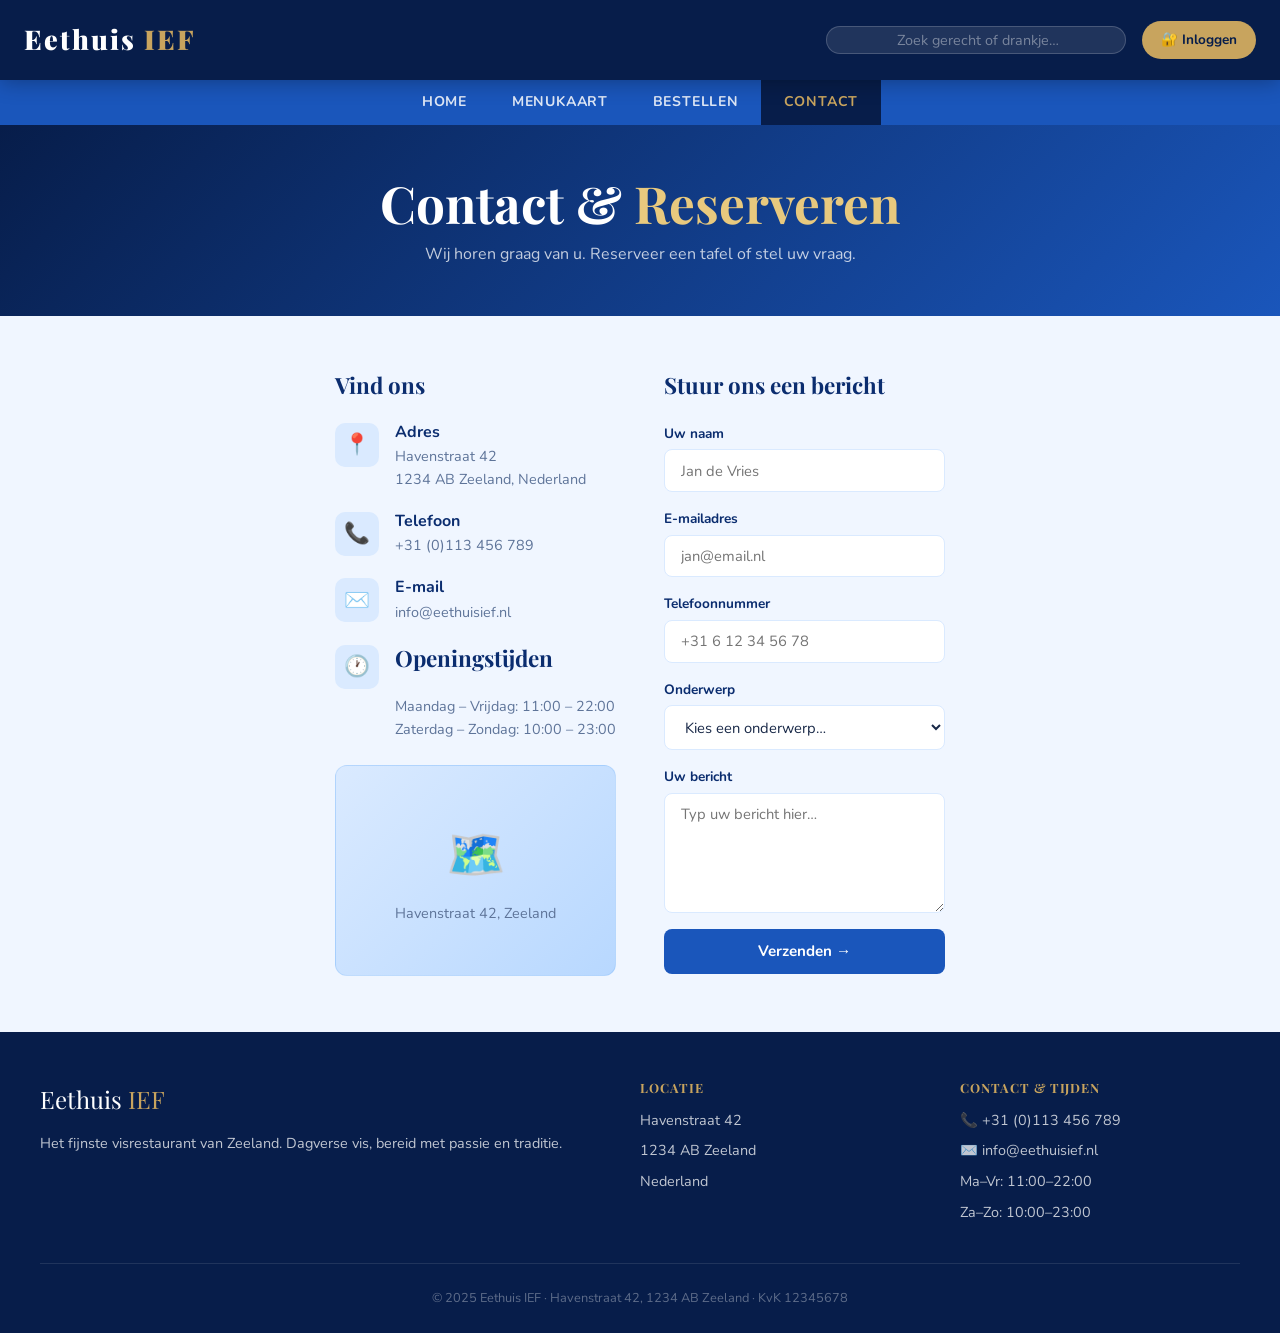
<file: contact.html>
<!DOCTYPE html>
<html lang="nl">
<head>
  <meta charset="UTF-8">
  <meta name="viewport" content="width=device-width, initial-scale=1.0">
  <title>Contact – Eethuis IEF</title>
  <link rel="stylesheet" href="style.css">
  <link rel="shortcut icon" href="Ief eethuis.png" type="image/x-icon">
</head>
<body>

<input type="checkbox" id="nav-toggle">
<!--HEADER-->
<header>
  <div class="header-inner">
    <a class="logo" href="index.html">Eethuis <span>IEF</span></a>

    <form class="search-form" action="menu.html" method="get">
      <input type="text" name="zoek" placeholder="Zoek gerecht of drankje…">
    </form>

    <a class="btn-login" href="#login-modal">🔐 Inloggen</a>

    <label class="hamburger-label" for="nav-toggle">
      <span></span><span></span><span></span>
    </label>
  </div>
</header>
<!--Einde HEADER-->
<!--Navigatie links bovenin de pagina die verwijzen naar andere pagina's -->
<nav>
  <ul class="nav-links">
    <li><a href="index.html">Home</a></li>
    <li><a href="menu.html">Menukaart</a></li>
    <li><a href="order.html">Bestellen</a></li>
    <li><a href="contact.html" class="active">Contact</a></li>
  </ul>
</nav>
<!--Einde navigatie-->
<!-- INLOG MODAL -->
<div class="modal-overlay" id="login-modal">
  <div class="modal">
    <div class="modal-header">
      <h2>Inloggen</h2>
      <a class="modal-close" href="#">✕</a>
    </div>
    <form action="#" method="post">
      <div class="form-group">
        <label for="email">E-mailadres</label>
        <input type="email" id="email" name="email" placeholder="jouw@email.nl" required>
      </div>
      <div class="form-group">
        <label for="wachtwoord">Wachtwoord</label>
        <input type="password" id="wachtwoord" name="wachtwoord" placeholder="••••••••" required>
      </div>
      <button type="submit" class="btn-submit">Inloggen</button>
      <p style="text-align:center;margin-top:1rem;font-size:0.85rem;color:var(--muted);">
        Geen account? <a href="#" style="color:var(--blue);font-weight:700;">Registreer hier</a>
      </p>
    </form>
  </div>
</div>

<!-- MINI HERO -->
<div style="background:linear-gradient(135deg,var(--navy-dark),var(--blue));padding:3rem 1.5rem;text-align:center;">
  <h1 style="font-family:'Playfair Display',serif;color:white;font-size:clamp(2rem,5vw,3.2rem);">
    Contact &amp; <span style="color:var(--gold-light);">Reserveren</span>
  </h1>
  <p style="color:rgba(255,255,255,0.75);margin-top:0.5rem;">Wij horen graag van u. Reserveer een tafel of stel uw vraag.</p>
</div>

<!-- CONTACT INHOUD -->
<div class="section">
  <div class="contact-grid">

    <!-- Contactgegevens -->
    <div class="contact-info">
      <h3>Vind ons</h3>

      <div class="contact-item">
        <div class="c-icon">📍</div>
        <div>
          <h4>Adres</h4>
          <p>Havenstraat 42<br>1234 AB Zeeland, Nederland</p>
        </div>
      </div>

      <div class="contact-item">
        <div class="c-icon">📞</div>
        <div>
          <h4>Telefoon</h4>
          <p>+31 (0)113 456 789</p>
        </div>
      </div>
<!--Contactgegevens-->
      <div class="contact-item">
        <div class="c-icon">✉️</div>
        <div>
          <h4>E-mail</h4>
          <p>info@eethuisief.nl</p>
        </div>
      </div>

      <div class="contact-item">
        <div class="c-icon">🕐</div>
        <div>
          <h3>Openingstijden</h3>
          <p>Maandag – Vrijdag: 11:00 – 22:00<br>Zaterdag – Zondag: 10:00 – 23:00</p>
        </div>
      </div>

      <!-- Kaart placeholder -->
      <div style="margin-top:1.5rem;border-radius:var(--radius);overflow:hidden;border:1px solid var(--border);aspect-ratio:4/3;background:linear-gradient(135deg,var(--light-blue),#b8d8ff);display:flex;align-items:center;justify-content:center;flex-direction:column;gap:0.5rem;color:var(--muted);">
        <div style="font-size:3rem;">🗺️</div>
        <p style="font-size:0.9rem;">Havenstraat 42, Zeeland</p>
      </div>
    </div>

    <!-- Contactformulier -->
    <div>
      <h3 style="font-family:'Playfair Display',serif;font-size:1.4rem;color:var(--navy);margin-bottom:1.5rem;">Stuur ons een bericht</h3>
      <form action="mailto:info@eethuisief.nl" method="post" enctype="text/plain">
        <div class="form-group">
          <label for="naam">Uw naam</label>
          <input type="text" id="naam" name="naam" placeholder="Jan de Vries" required>
        </div>
        <div class="form-group">
          <label for="contact-email">E-mailadres</label>
          <input type="email" id="contact-email" name="email" placeholder="jan@email.nl" required>
        </div>
        <div class="form-group">
          <label for="telefoon">Telefoonnummer</label>
          <input type="tel" id="telefoon" name="telefoon" placeholder="+31 6 12 34 56 78">
        </div>
        <div class="form-group">
          <label for="onderwerp">Onderwerp</label>
          <select id="onderwerp" name="onderwerp">
            <option value="">Kies een onderwerp…</option>
            <option>Tafel reserveren</option>
            <option>Vraag over het menu</option>
            <option>Allergieën / dieetwensen</option>
            <option>Feedback</option>
            <option>Anders</option>
          </select>
        </div>
        <div class="form-group">
          <label for="bericht">Uw bericht</label>
          <textarea id="bericht" name="bericht" placeholder="Typ uw bericht hier…" required></textarea>
        </div>
        <button type="submit" class="btn-submit">Verzenden →</button>
      </form>
    </div>

  </div>
</div>

<!-- FOOTER -->
<footer>
  <div class="footer-grid">
    <div>
      <div class="footer-logo">Eethuis <span>IEF</span></div>
      <p>Het fijnste visrestaurant van Zeeland. Dagverse vis, bereid met passie en traditie.</p>
    </div>
    <div>
      <h4>Locatie</h4>
      <ul>
        <li>Havenstraat 42</li>
        <li>1234 AB Zeeland</li>
        <li>Nederland</li>
      </ul>
    </div>
    <div>
      <h4>Contact &amp; Tijden</h4>
      <ul>
        <li>📞 +31 (0)113 456 789</li>
        <li>✉️ info@eethuisief.nl</li>
        <li>Ma–Vr: 11:00–22:00</li>
        <li>Za–Zo: 10:00–23:00</li>
      </ul>
    </div>
  </div>
  <div class="footer-bottom">© 2025 Eethuis IEF · Havenstraat 42, 1234 AB Zeeland · KvK 12345678</div>
</footer>
<!--Einde footer-->
</body>
</html>
</file>
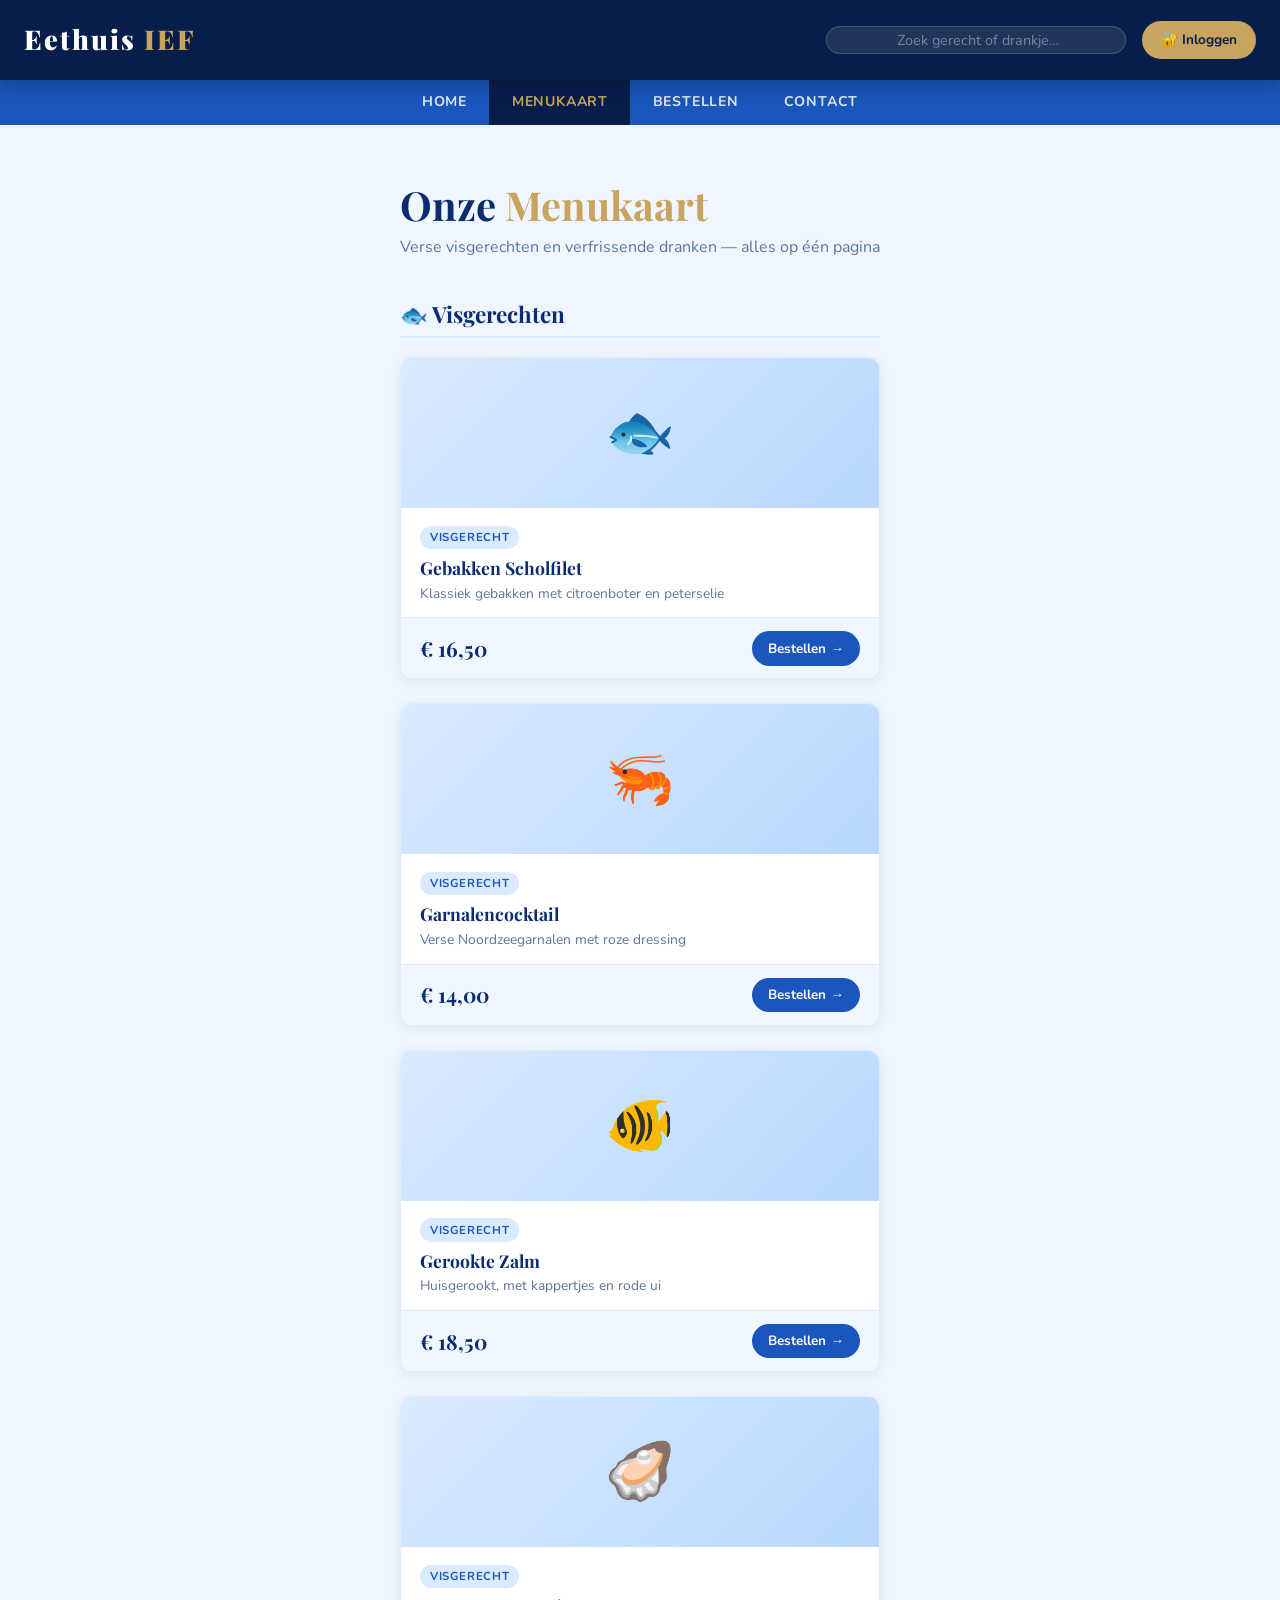
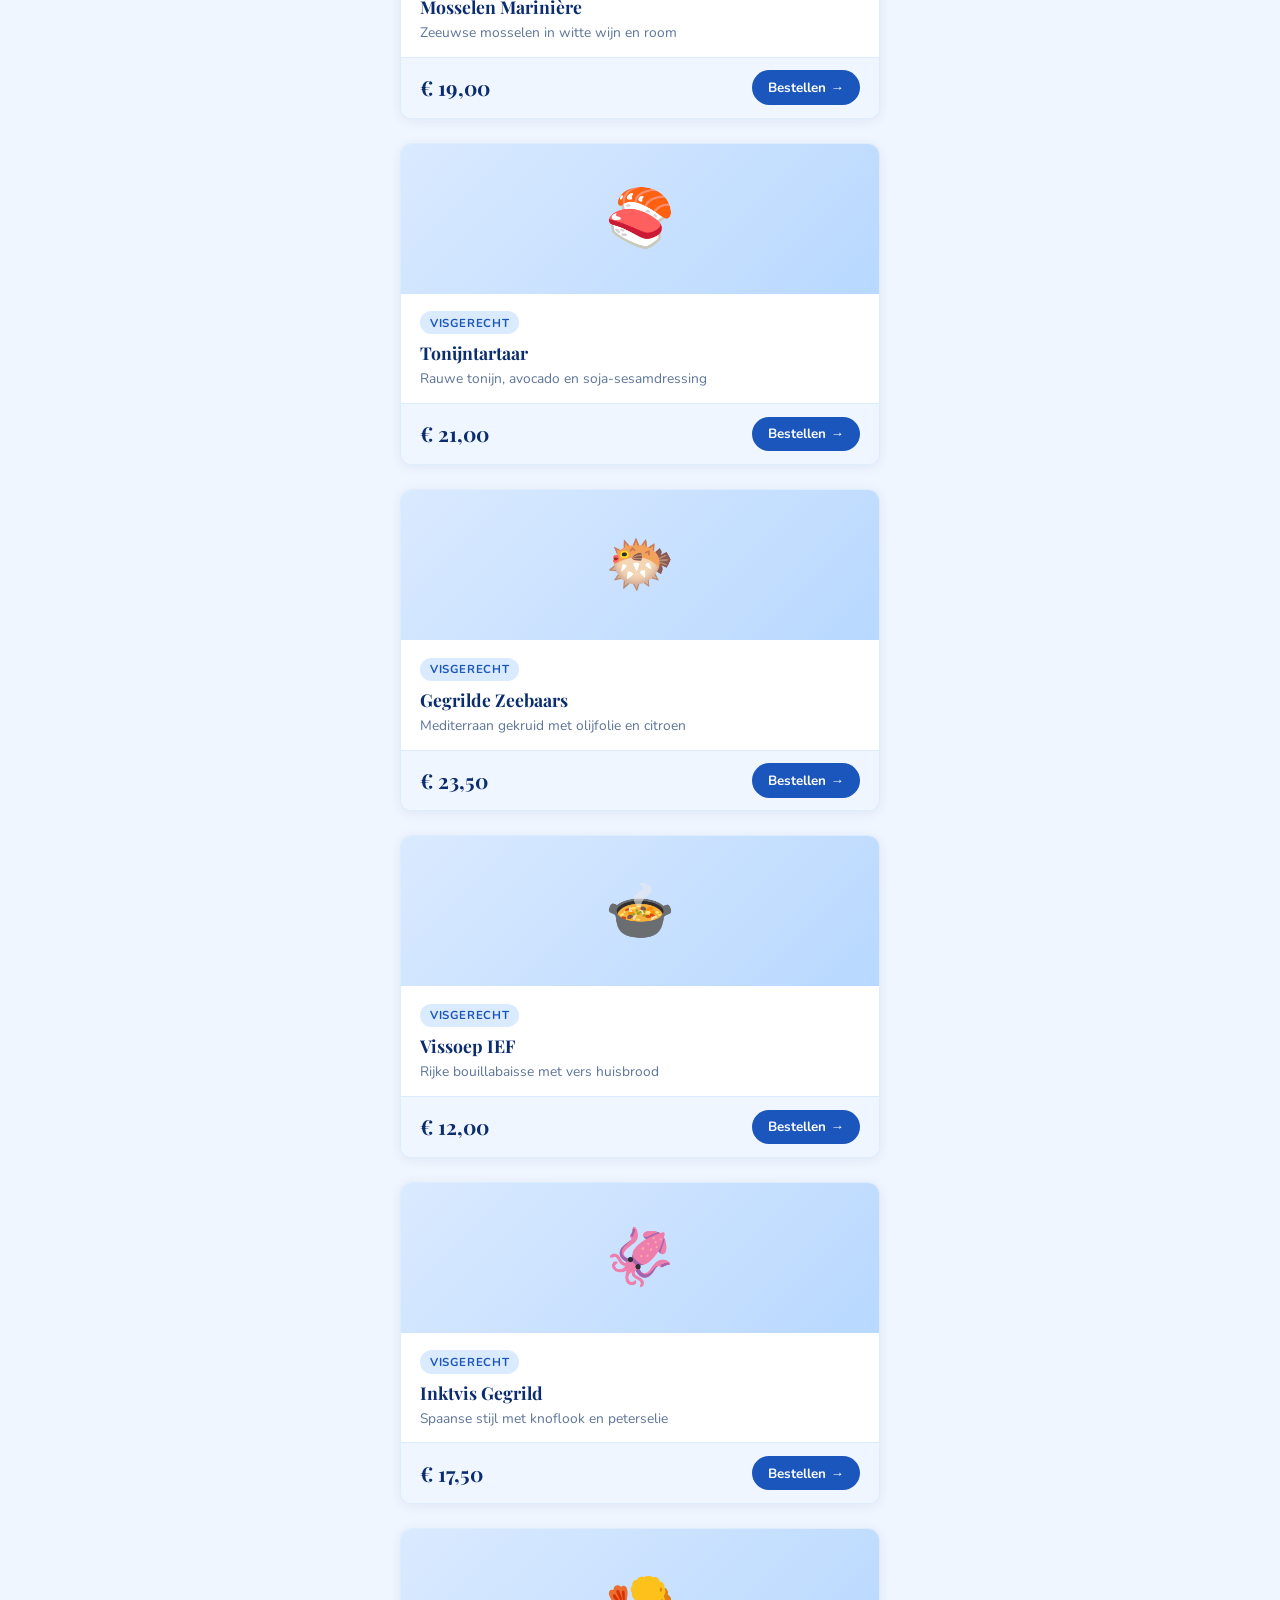
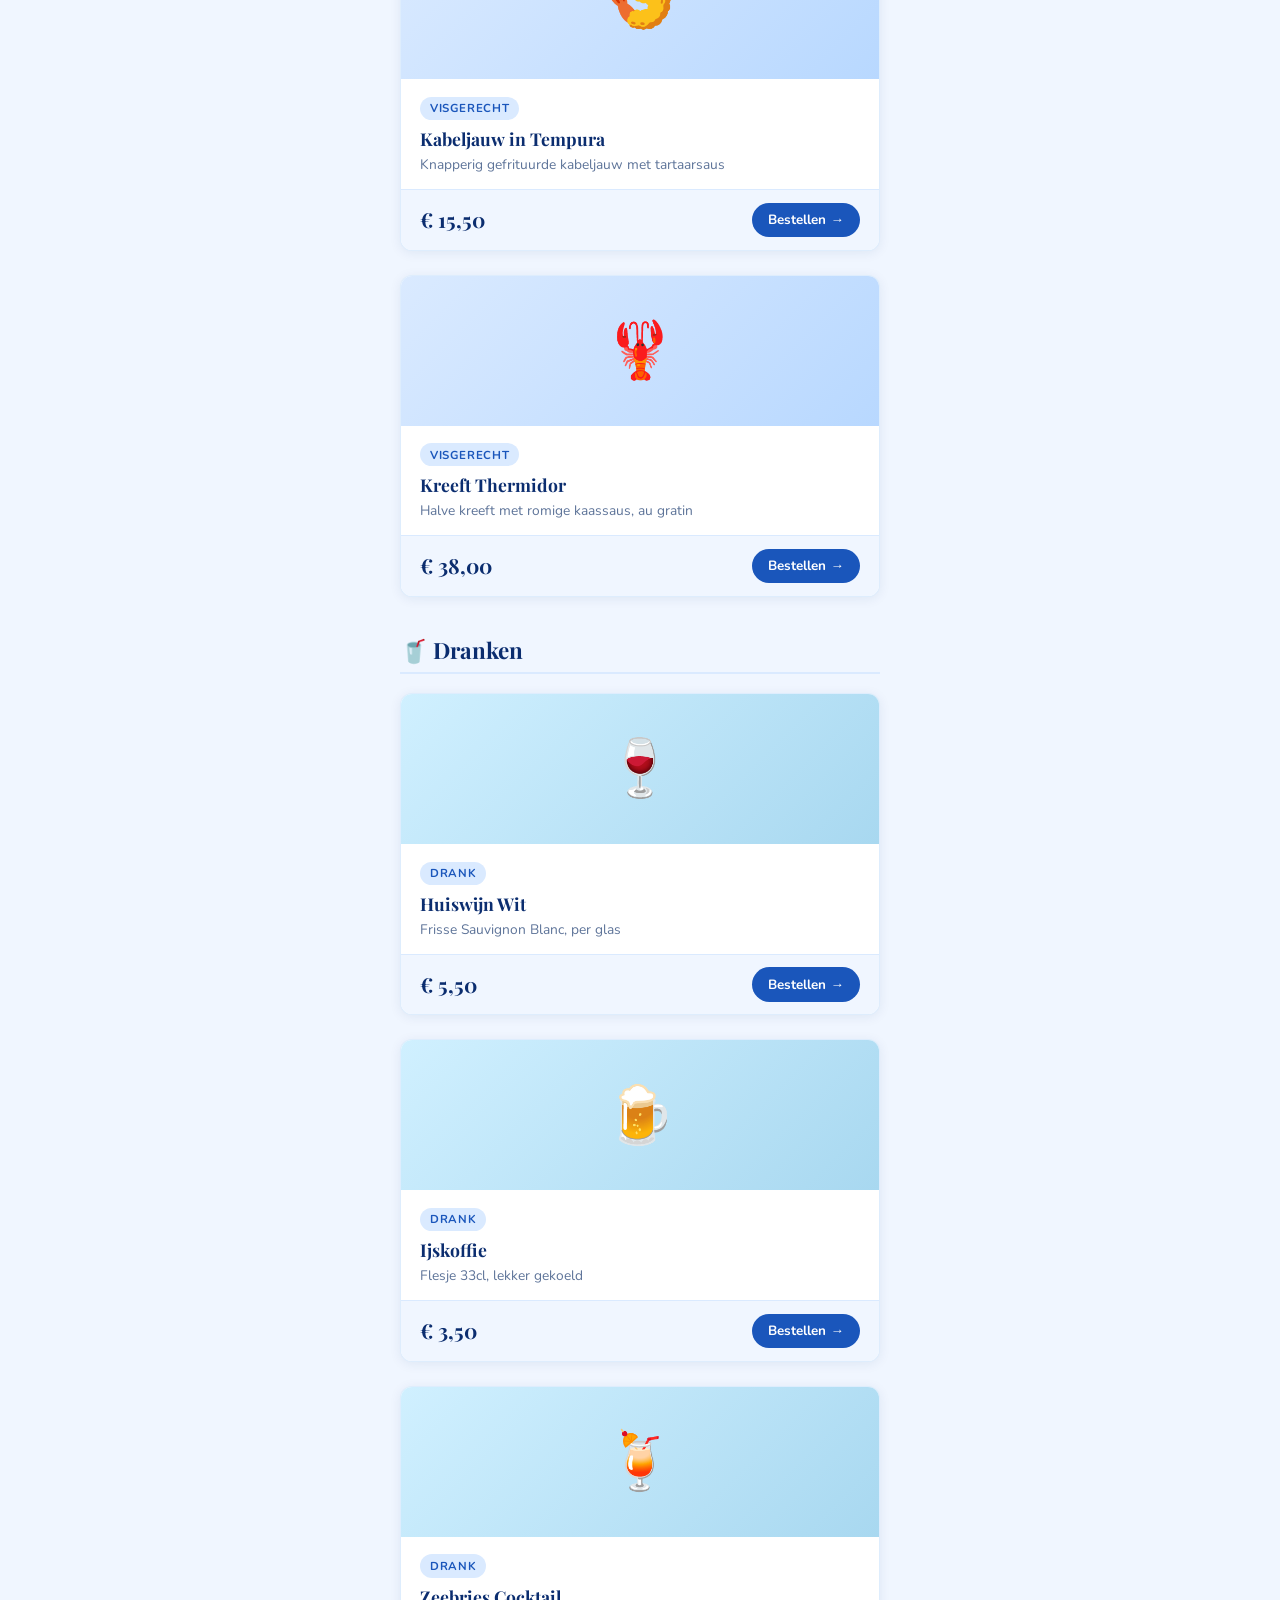
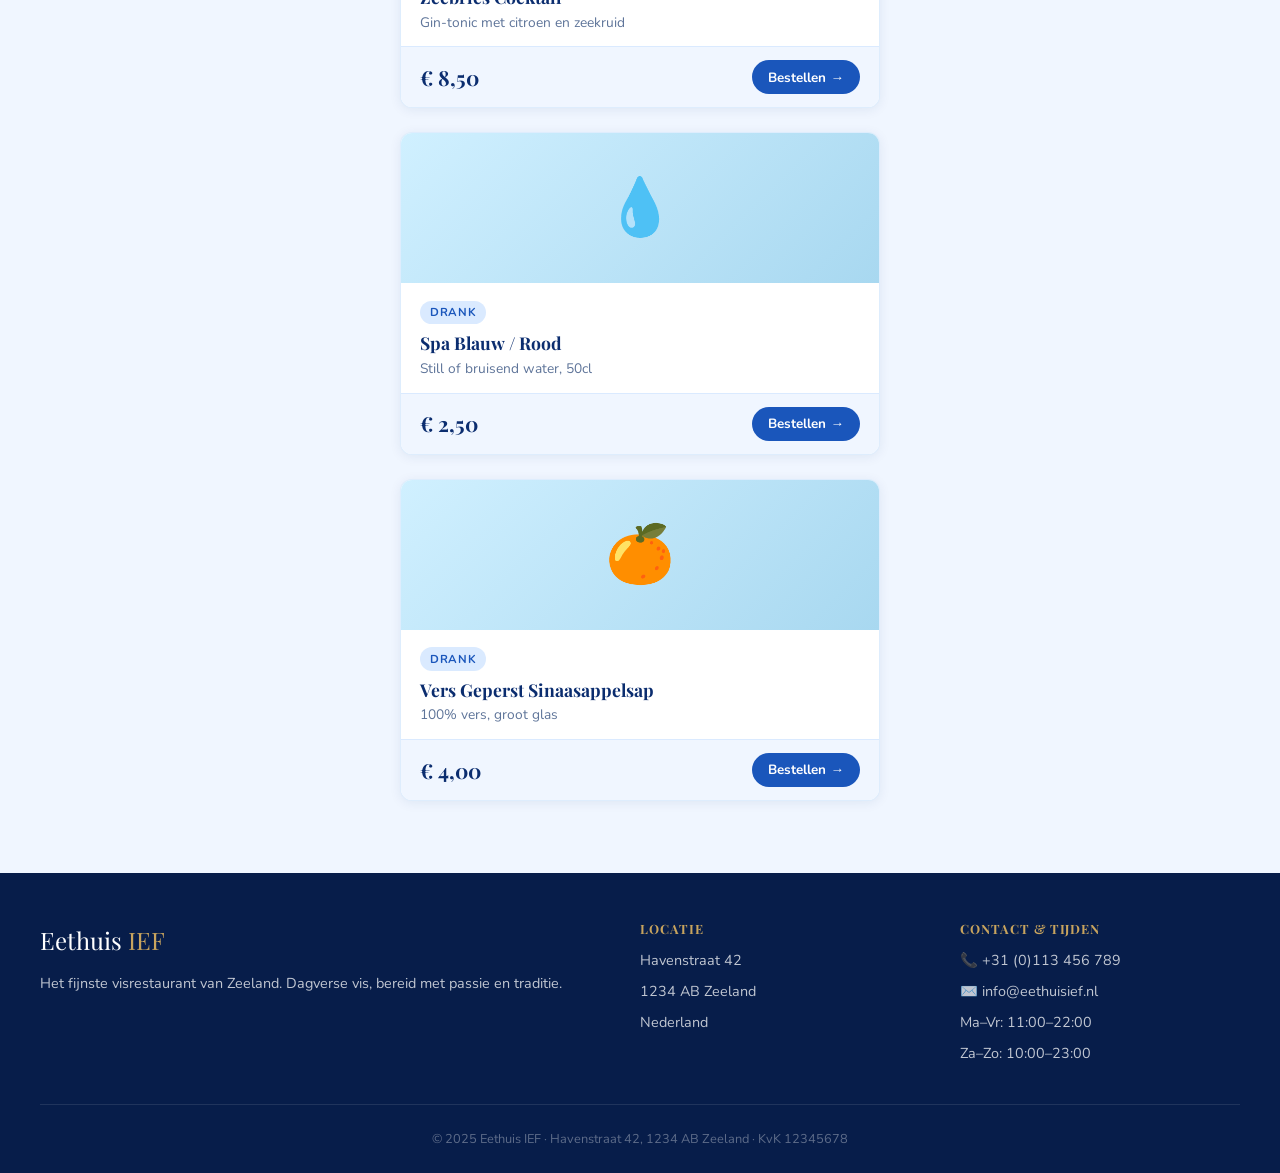
<file: menu.html>
<!DOCTYPE html>
<html lang="nl">
<head>
  <meta charset="UTF-8">
  <meta name="viewport" content="width=device-width, initial-scale=1.0">
  <title>Menukaart – Eethuis IEF</title>
  <link rel="stylesheet" href="style.css">
  <link rel="shortcut icon" href="Ief eethuis.png" type="image/x-icon">
</head>
<body>

<input type="checkbox" id="nav-toggle">

<header>
  <div class="header-inner">
    <a class="logo" href="index.html">Eethuis <span>IEF</span></a>

    <form class="search-form" action="menu.html" method="get">
      <input type="text" name="zoek" placeholder="Zoek gerecht of drankje…">
    </form>

    <a class="btn-login" href="#login-modal">🔐 Inloggen</a>

    <label class="hamburger-label" for="nav-toggle">
      <span></span><span></span><span></span>
    </label>
  </div>
</header>

<nav>
  <ul class="nav-links">
    <li><a href="index.html">Home</a></li>
    <li><a href="menu.html" class="active">Menukaart</a></li>
    <li><a href="order.html">Bestellen</a></li>
    <li><a href="contact.html">Contact</a></li>
  </ul>
</nav>

<!-- INLOG MODAL -->
<div class="modal-overlay" id="login-modal">
  <div class="modal">
    <div class="modal-header">
      <h2>Inloggen</h2>
      <a class="modal-close" href="#">✕</a>
    </div>
    <form action="#" method="post">
      <div class="form-group">
        <label for="email">E-mailadres</label>
        <input type="email" id="email" name="email" placeholder="jouw@email.nl" required>
      </div>
      <div class="form-group">
        <label for="wachtwoord">Wachtwoord</label>
        <input type="password" id="wachtwoord" name="wachtwoord" placeholder="••••••••" required>
      </div>
      <button type="submit" class="btn-submit">Inloggen</button>
      <p style="text-align:center;margin-top:1rem;font-size:0.85rem;color:var(--muted);">
        Geen account? <a href="#" style="color:var(--blue);font-weight:700;">Registreer hier</a>
      </p>
    </form>
  </div>
</div>

<!-- PAGINA INHOUD -->
<div class="section">
  <h2 class="section-title">Onze <span>Menukaart</span></h2>
  <p class="section-subtitle">Verse visgerechten en verfrissende dranken — alles op één pagina</p>

  <!-- VISGERECHTEN -->
  <h3 class="menu-section-heading">🐟 Visgerechten</h3>
  <div class="menu-grid">

    <div class="menu-card">
      <div class="card-thumb">🐟</div>
      <div class="card-body">
        <span class="tag">Visgerecht</span>
        <h3>Gebakken Scholfilet</h3>
        <p>Klassiek gebakken met citroenboter en peterselie</p>
      </div>
      <div class="card-footer">
        <span class="price">€ 16,50</span>
        <a href="order.html" class="btn-add">Bestellen →</a>
      </div>
    </div>
<!--Einde Visgerechten-->
    <div class="menu-card">
      <div class="card-thumb">🦐</div>
      <div class="card-body">
        <span class="tag">Visgerecht</span>
        <h3>Garnalencocktail</h3>
        <p>Verse Noordzeegarnalen met roze dressing</p>
      </div>
      <div class="card-footer">
        <span class="price">€ 14,00</span>
        <a href="order.html" class="btn-add">Bestellen →</a>
      </div>
    </div>

    <div class="menu-card">
      <div class="card-thumb">🐠</div>
      <div class="card-body">
        <span class="tag">Visgerecht</span>
        <h3>Gerookte Zalm</h3>
        <p>Huisgerookt, met kappertjes en rode ui</p>
      </div>
      <div class="card-footer">
        <span class="price">€ 18,50</span>
        <a href="order.html" class="btn-add">Bestellen →</a>
      </div>
    </div>

    <div class="menu-card">
      <div class="card-thumb">🦪</div>
      <div class="card-body">
        <span class="tag">Visgerecht</span>
        <h3>Mosselen Marinière</h3>
        <p>Zeeuwse mosselen in witte wijn en room</p>
      </div>
      <div class="card-footer">
        <span class="price">€ 19,00</span>
        <a href="order.html" class="btn-add">Bestellen →</a>
      </div>
    </div>

    <div class="menu-card">
      <div class="card-thumb">🍣</div>
      <div class="card-body">
        <span class="tag">Visgerecht</span>
        <h3>Tonijntartaar</h3>
        <p>Rauwe tonijn, avocado en soja-sesamdressing</p>
      </div>
      <div class="card-footer">
        <span class="price">€ 21,00</span>
        <a href="order.html" class="btn-add">Bestellen →</a>
      </div>
    </div>

    <div class="menu-card">
      <div class="card-thumb">🐡</div>
      <div class="card-body">
        <span class="tag">Visgerecht</span>
        <h3>Gegrilde Zeebaars</h3>
        <p>Mediterraan gekruid met olijfolie en citroen</p>
      </div>
      <div class="card-footer">
        <span class="price">€ 23,50</span>
        <a href="order.html" class="btn-add">Bestellen →</a>
      </div>
    </div>

    <div class="menu-card">
      <div class="card-thumb">🍲</div>
      <div class="card-body">
        <span class="tag">Visgerecht</span>
        <h3>Vissoep IEF</h3>
        <p>Rijke bouillabaisse met vers huisbrood</p>
      </div>
      <div class="card-footer">
        <span class="price">€ 12,00</span>
        <a href="order.html" class="btn-add">Bestellen →</a>
      </div>
    </div>

    <div class="menu-card">
      <div class="card-thumb">🦑</div>
      <div class="card-body">
        <span class="tag">Visgerecht</span>
        <h3>Inktvis Gegrild</h3>
        <p>Spaanse stijl met knoflook en peterselie</p>
      </div>
      <div class="card-footer">
        <span class="price">€ 17,50</span>
        <a href="order.html" class="btn-add">Bestellen →</a>
      </div>
    </div>

    <div class="menu-card">
      <div class="card-thumb">🍤</div>
      <div class="card-body">
        <span class="tag">Visgerecht</span>
        <h3>Kabeljauw in Tempura</h3>
        <p>Knapperig gefrituurde kabeljauw met tartaarsaus</p>
      </div>
      <div class="card-footer">
        <span class="price">€ 15,50</span>
        <a href="order.html" class="btn-add">Bestellen →</a>
      </div>
    </div>

    <div class="menu-card">
      <div class="card-thumb">🦞</div>
      <div class="card-body">
        <span class="tag">Visgerecht</span>
        <h3>Kreeft Thermidor</h3>
        <p>Halve kreeft met romige kaassaus, au gratin</p>
      </div>
      <div class="card-footer">
        <span class="price">€ 38,00</span>
        <a href="order.html" class="btn-add">Bestellen →</a>
      </div>
    </div>

  </div>

  <!-- DRANKEN -->
  <h3 class="menu-section-heading">🥤 Dranken</h3>
  <div class="menu-grid">

    <div class="menu-card">
      <div class="card-thumb drink-thumb">🍷</div>
      <div class="card-body">
        <span class="tag">Drank</span>
        <h3>Huiswijn Wit</h3>
        <p>Frisse Sauvignon Blanc, per glas</p>
      </div>
      <div class="card-footer">
        <span class="price">€ 5,50</span>
        <a href="order.html" class="btn-add">Bestellen →</a>
      </div>
    </div>

    <div class="menu-card">
      <div class="card-thumb drink-thumb">🍺</div>
      <div class="card-body">
        <span class="tag">Drank</span>
        <h3>Ijskoffie</h3>
        <p>Flesje 33cl, lekker gekoeld</p>
      </div>
      <div class="card-footer">
        <span class="price">€ 3,50</span>
        <a href="order.html" class="btn-add">Bestellen →</a>
      </div>
    </div>

    <div class="menu-card">
      <div class="card-thumb drink-thumb">🍹</div>
      <div class="card-body">
        <span class="tag">Drank</span>
        <h3>Zeebries Cocktail</h3>
        <p>Gin-tonic met citroen en zeekruid</p>
      </div>
      <div class="card-footer">
        <span class="price">€ 8,50</span>
        <a href="order.html" class="btn-add">Bestellen →</a>
      </div>
    </div>
<!-- Einde Dranken-->
    <div class="menu-card">
      <div class="card-thumb drink-thumb">💧</div>
      <div class="card-body">
        <span class="tag">Drank</span>
        <h3>Spa Blauw / Rood</h3>
        <p>Still of bruisend water, 50cl</p>
      </div>
      <div class="card-footer">
        <span class="price">€ 2,50</span>
        <a href="order.html" class="btn-add">Bestellen →</a>
      </div>
    </div>

    <div class="menu-card">
      <div class="card-thumb drink-thumb">🍊</div>
      <div class="card-body">
        <span class="tag">Drank</span>
        <h3>Vers Geperst Sinaasappelsap</h3>
        <p>100% vers, groot glas</p>
      </div>
      <div class="card-footer">
        <span class="price">€ 4,00</span>
        <a href="order.html" class="btn-add">Bestellen →</a>
      </div>
    </div>

  </div>
</div>

<!-- FOOTER -->
<footer>
  <div class="footer-grid">
    <div>
      <div class="footer-logo">Eethuis <span>IEF</span></div>
      <p>Het fijnste visrestaurant van Zeeland. Dagverse vis, bereid met passie en traditie.</p>
    </div>
    <div>
      <h4>Locatie</h4>
      <ul>
        <li>Havenstraat 42</li>
        <li>1234 AB Zeeland</li>
        <li>Nederland</li>
      </ul>
    </div>
    <div>
      <h4>Contact &amp; Tijden</h4>
      <ul>
        <li>📞 +31 (0)113 456 789</li>
        <li>✉️ info@eethuisief.nl</li>
        <li>Ma–Vr: 11:00–22:00</li>
        <li>Za–Zo: 10:00–23:00</li>
      </ul>
    </div>
  </div>
  <div class="footer-bottom">© 2025 Eethuis IEF · Havenstraat 42, 1234 AB Zeeland · KvK 12345678</div>
</footer>
<!--Einde footer-->
</body>
</html>
</file>
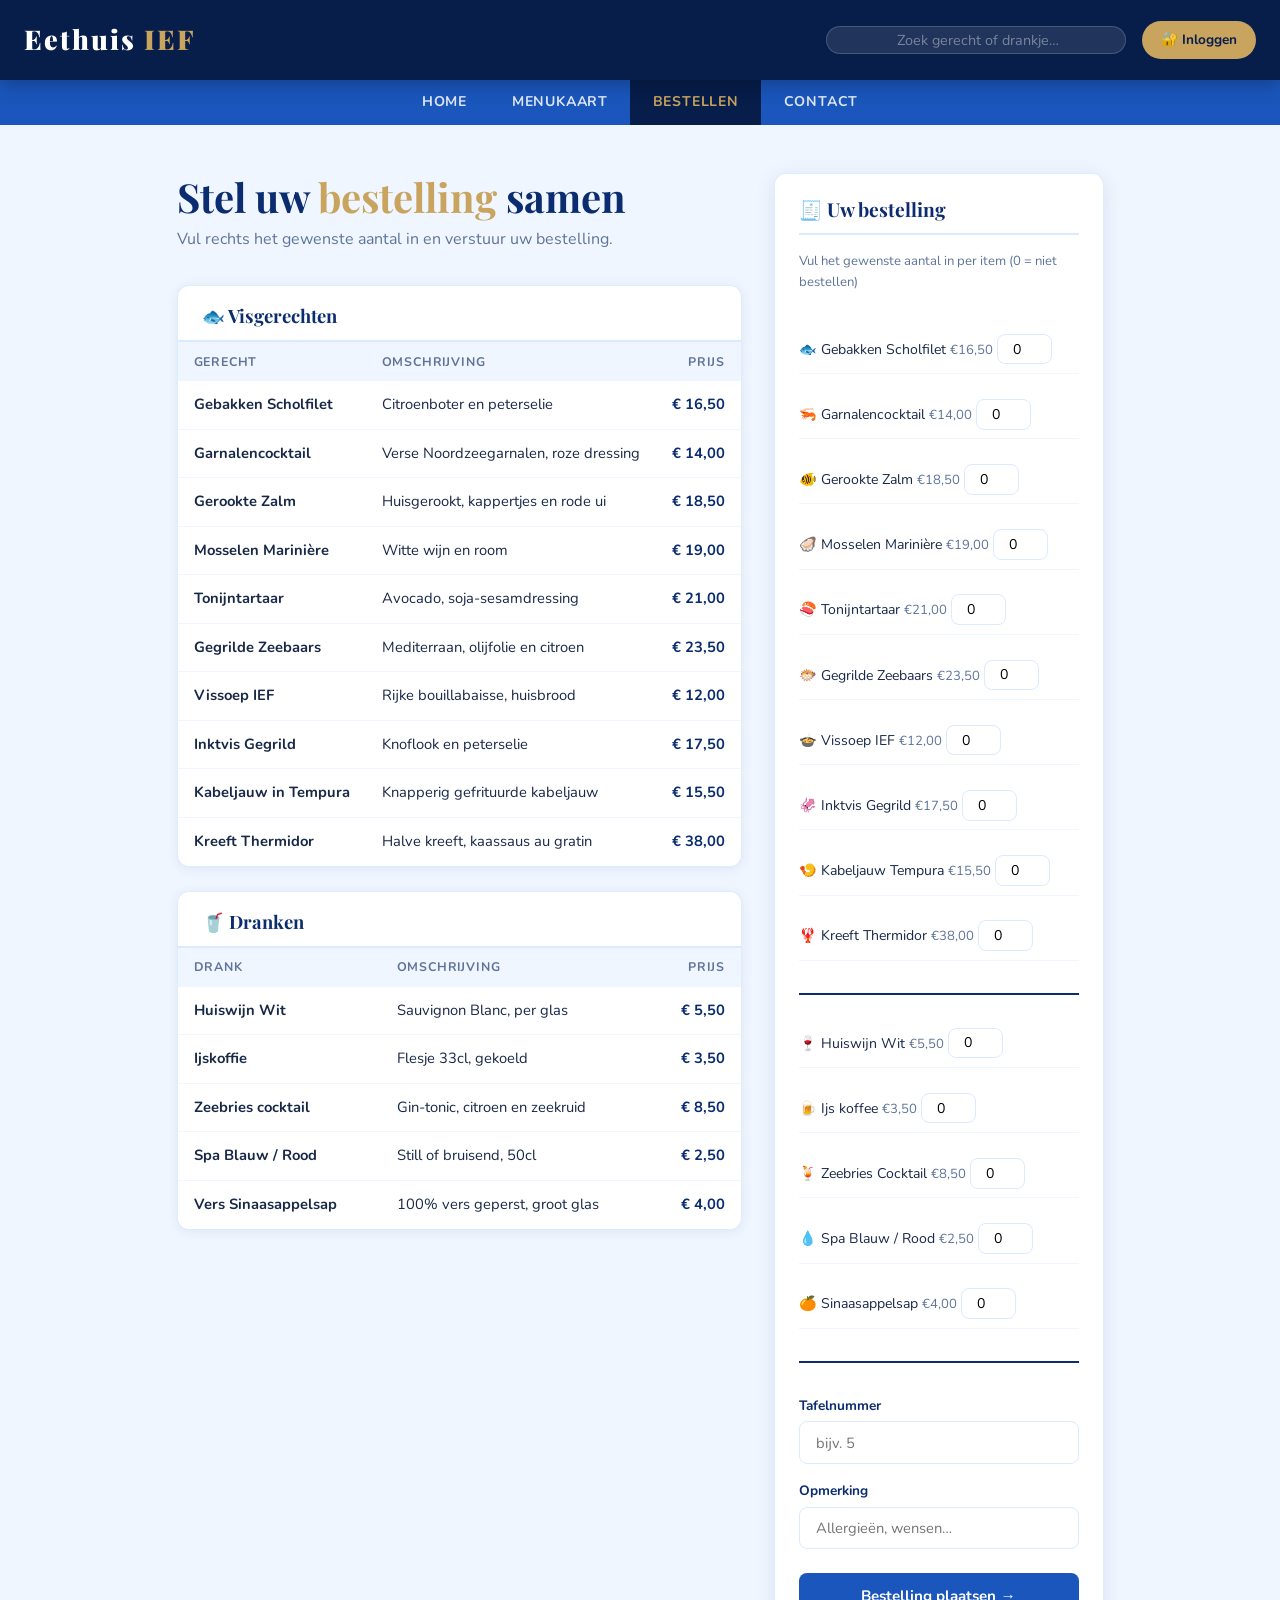
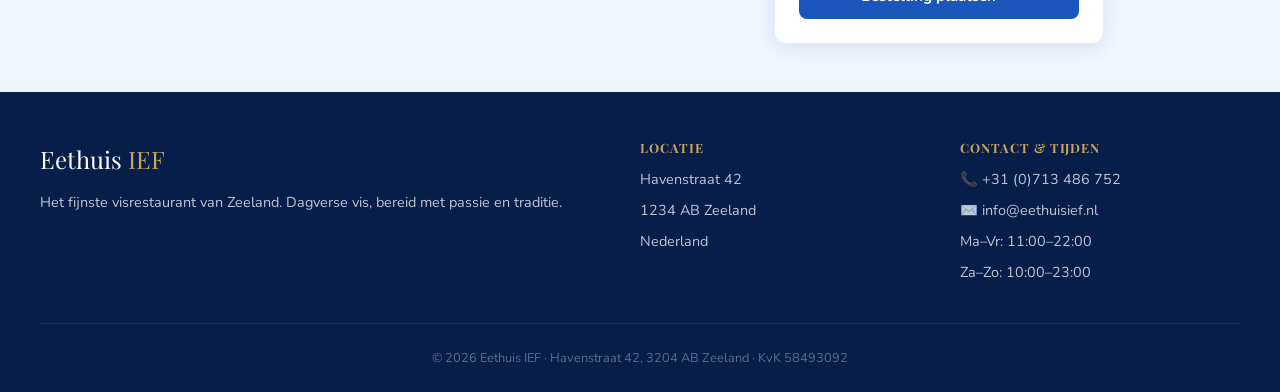
<file: order.html>
<!DOCTYPE html>
<html lang="nl">
<head>
  <meta charset="UTF-8">
  <meta name="viewport" content="width=device-width, initial-scale=1.0">
  <title>Bestellen – Eethuis IEF</title>
  <link rel="stylesheet" href="style.css">
  <link rel="shortcut icon" href="Ief eethuis.png" type="image/x-icon">
</head>
<body>

<input type="checkbox" id="nav-toggle">

<header>
  <div class="header-inner">
    <a class="logo" href="index.html">Eethuis <span>IEF</span></a>

    <form class="search-form" action="menu.html" method="get">
      <input type="text" name="zoek" placeholder="Zoek gerecht of drankje…">
    </form>

    <a class="btn-login" href="#login-modal">🔐 Inloggen</a>

    <label class="hamburger-label" for="nav-toggle">
      <span></span><span></span><span></span>
    </label>
  </div>
</header>
<!--Navigatie links bovenin de pagina die verwijzen naar andere pagina's -->
<nav>
  <ul class="nav-links">
    <li><a href="index.html">Home</a></li>
    <li><a href="menu.html">Menukaart</a></li>
    <li><a href="order.html" class="active">Bestellen</a></li>
    <li><a href="contact.html">Contact</a></li>
  </ul>
</nav>

<!-- INLOG MODAL -->
<div class="modal-overlay" id="login-modal">
  <div class="modal">
    <div class="modal-header">
      <h2>Inloggen</h2>
      <a class="modal-close" href="#">✕</a>
    </div>
    <form action="#" method="post">
      <div class="form-group">
        <label for="email">E-mailadres</label>
        <input type="email" id="email" name="email" placeholder="jouw@email.nl" required>
      </div>
      <div class="form-group">
        <label for="wachtwoord">Wachtwoord</label>
        <input type="password" id="wachtwoord" name="wachtwoord" placeholder="••••••••" required>
      </div>
      <button type="submit" class="btn-submit">Inloggen</button>
    </form>
  </div>
</div>

<!-- BESTELLEN LAYOUT -->
<div class="order-layout">

  <!-- LINKS: menuoverzicht -->
  <div>
    <h2 class="section-title" style="margin-bottom:0.4rem;">Stel uw <span>bestelling</span> samen</h2>
    <p class="section-subtitle">Vul rechts het gewenste aantal in en verstuur uw bestelling.</p>

    <div class="order-table-wrap">
      <h3>🐟 Visgerechten</h3>
      <table class="order-table">
        <thead>
          <tr><th>Gerecht</th><th>Omschrijving</th><th style="text-align:right">Prijs</th></tr>
        </thead>
        <tbody>
          <tr><td><strong>Gebakken Scholfilet</strong></td><td>Citroenboter en peterselie</td><td>€ 16,50</td></tr>
          <tr><td><strong>Garnalencocktail</strong></td><td>Verse Noordzeegarnalen, roze dressing</td><td>€ 14,00</td></tr>
          <tr><td><strong>Gerookte Zalm</strong></td><td>Huisgerookt, kappertjes en rode ui</td><td>€ 18,50</td></tr>
          <tr><td><strong>Mosselen Marinière</strong></td><td>Witte wijn en room</td><td>€ 19,00</td></tr>
          <tr><td><strong>Tonijntartaar</strong></td><td>Avocado, soja-sesamdressing</td><td>€ 21,00</td></tr>
          <tr><td><strong>Gegrilde Zeebaars</strong></td><td>Mediterraan, olijfolie en citroen</td><td>€ 23,50</td></tr>
          <tr><td><strong>Vissoep IEF</strong></td><td>Rijke bouillabaisse, huisbrood</td><td>€ 12,00</td></tr>
          <tr><td><strong>Inktvis Gegrild</strong></td><td>Knoflook en peterselie</td><td>€ 17,50</td></tr>
          <tr><td><strong>Kabeljauw in Tempura</strong></td><td>Knapperig gefrituurde kabeljauw</td><td>€ 15,50</td></tr>
          <tr><td><strong>Kreeft Thermidor</strong></td><td>Halve kreeft, kaassaus au gratin</td><td>€ 38,00</td></tr>
        </tbody>
      </table>
    </div>
<!-- Dranken -->
    <div class="order-table-wrap">
      <h3>🥤 Dranken</h3>
      <table class="order-table">
        <thead>
          <tr><th>Drank</th><th>Omschrijving</th><th style="text-align:right">Prijs</th></tr>
        </thead>
        <tbody>
          <tr><td><strong>Huiswijn Wit</strong></td><td>Sauvignon Blanc, per glas</td><td>€ 5,50</td></tr>
          <tr><td><strong>Ijskoffie</strong></td><td>Flesje 33cl, gekoeld</td><td>€ 3,50</td></tr>
          <tr><td><strong>Zeebries cocktail</strong></td><td>Gin-tonic, citroen en zeekruid</td><td>€ 8,50</td></tr>
          <tr><td><strong>Spa Blauw / Rood</strong></td><td>Still of bruisend, 50cl</td><td>€ 2,50</td></tr>
          <tr><td><strong>Vers Sinaasappelsap</strong></td><td>100% vers geperst, groot glas</td><td>€ 4,00</td></tr>
        </tbody>
      </table>
    </div>
  </div>
<!--Einde Dranken-->
  <!-- RECHTS: bestelformulier -->
  <aside class="order-form-box">
    <h3>🧾 Uw bestelling</h3>
    <form action="contact.html" method="get">

      <p style="font-size:0.82rem;color:var(--muted);margin-bottom:1rem;">Vul het gewenste aantal in per item (0 = niet bestellen)</p>

      <div class="order-row">
        <label>🐟 Gebakken Scholfilet</label>
        <span class="row-price">€16,50</span>
        <input type="number" name="scholfilet" value="0" min="0" max="20">
      </div>
      <div class="order-row">
        <label>🦐 Garnalencocktail</label>
        <span class="row-price">€14,00</span>
        <input type="number" name="garnalen" value="0" min="0" max="20">
      </div>
      <div class="order-row">
        <label>🐠 Gerookte Zalm</label>
        <span class="row-price">€18,50</span>
        <input type="number" name="zalm" value="0" min="0" max="20">
      </div>
      <div class="order-row">
        <label>🦪 Mosselen Marinière</label>
        <span class="row-price">€19,00</span>
        <input type="number" name="mosselen" value="0" min="0" max="20">
      </div>
      <div class="order-row">
        <label>🍣 Tonijntartaar</label>
        <span class="row-price">€21,00</span>
        <input type="number" name="tonijn" value="0" min="0" max="20">
      </div>
      <div class="order-row">
        <label>🐡 Gegrilde Zeebaars</label>
        <span class="row-price">€23,50</span>
        <input type="number" name="zeebaars" value="0" min="0" max="20">
      </div>
      <div class="order-row">
        <label>🍲 Vissoep IEF</label>
        <span class="row-price">€12,00</span>
        <input type="number" name="vissoep" value="0" min="0" max="20">
      </div>
      <div class="order-row">
        <label>🦑 Inktvis Gegrild</label>
        <span class="row-price">€17,50</span>
        <input type="number" name="inktvis" value="0" min="0" max="20">
      </div>
      <div class="order-row">
        <label>🍤 Kabeljauw Tempura</label>
        <span class="row-price">€15,50</span>
        <input type="number" name="kabeljauw" value="0" min="0" max="20">
      </div>
      <div class="order-row">
        <label>🦞 Kreeft Thermidor</label>
        <span class="row-price">€38,00</span>
        <input type="number" name="kreeft" value="0" min="0" max="20">
      </div>

      <hr class="order-divider">

      <div class="order-row">
        <label>🍷 Huiswijn Wit</label>
        <span class="row-price">€5,50</span>
        <input type="number" name="wijn" value="0" min="0" max="20">
      </div>
      <div class="order-row">
        <label>🍺 Ijs koffee </label>
        <span class="row-price">€3,50</span>
        <input type="number" name="bier" value="0" min="0" max="20">
      </div>
      <div class="order-row">
        <label>🍹 Zeebries Cocktail</label>
        <span class="row-price">€8,50</span>
        <input type="number" name="cocktail" value="0" min="0" max="20">
      </div>
      <div class="order-row">
        <label>💧 Spa Blauw / Rood</label>
        <span class="row-price">€2,50</span>
        <input type="number" name="spa" value="0" min="0" max="20">
      </div>
      <div class="order-row">
        <label>🍊 Sinaasappelsap</label>
        <span class="row-price">€4,00</span>
        <input type="number" name="sap" value="0" min="0" max="20">
      </div>

      <hr class="order-divider">
<!-- Tafelnummer en opmerking -->
      <div class="form-group" style="margin-top:0.5rem;">
        <label for="tafel">Tafelnummer</label>
        <input type="number" id="tafel" name="tafel" placeholder="bijv. 5" min="1" required>
      </div>
      <div class="form-group">
        <label for="opmerking">Opmerking</label>
        <input type="text" id="opmerking" name="opmerking" placeholder="Allergieën, wensen…">
      </div>
<!--einde tafelnummer en opmerking-->
      <button type="submit" class="btn-submit" style="margin-top:0.5rem;">Bestelling plaatsen →</button>
    </form>
  </aside>

</div>

<!-- FOOTER -->
<footer>
  <div class="footer-grid">
    <div>
      <div class="footer-logo">Eethuis <span>IEF</span></div>
      <p>Het fijnste visrestaurant van Zeeland. Dagverse vis, bereid met passie en traditie.</p>
    </div>
    <div>
      <h4>Locatie</h4>
      <ul>
        <li>Havenstraat 42</li>
        <li>1234 AB Zeeland</li>
        <li>Nederland</li>
      </ul>
    </div>
    <div>
      <h4>Contact &amp; Tijden</h4>
      <ul>
        <li>📞 +31 (0)713 486 752</li>
        <li>✉️ info@eethuisief.nl</li>
        <li>Ma–Vr: 11:00–22:00</li>
        <li>Za–Zo: 10:00–23:00</li>
      </ul>
    </div>
  </div>
  <div class="footer-bottom">© 2026 Eethuis IEF · Havenstraat 42, 3204 AB Zeeland · KvK 58493092</div>
</footer>
<!--Einde footer-->
</body>
</html>
</file>
<file: style.css>
/* Eethuis IEF – Stylesheet (geen JavaScript) */

@import url('https://fonts.googleapis.com/css2?family=Playfair+Display:ital,wght@0,700;0,900;1,400&family=Nunito:wght@400;600;700&display=swap');

/* === VARIABELEN === */
:root {
  --navy:       #0b2d6f;
  --navy-dark:  #071d4a;
  --blue:       #1a56bb;
  --sky:        #5ba4f5;
  --light-blue: #daeaff;
  --pale:       #f0f6ff;
  --white:      #ffffff;
  --gold:       #c8a45e;
  --gold-light: #e8c97e;
  --text:       #182847;
  --muted:      #5e7499;
  --border:     rgba(91,164,245,0.2);
  --radius:     12px;
}

/* === RESET === */
*, *::before, *::after { margin: 0; padding: 0; box-sizing: border-box; }
html { scroll-behavior: smooth; }
body { font-family: 'Nunito', sans-serif; background: var(--pale); color: var(--text); min-height: 100vh; display: flex; flex-direction: column; line-height: 1.6; }
a { color: inherit; text-decoration: none; }
ul { list-style: none; }
h1, h2, h3, h4 { font-family: 'Playfair Display', serif; line-height: 1.2; }

/* === LAYOUT === */
.section { padding: 3.5rem 1.5rem; max-width: 1200px; margin: 0 auto; }
.section-title { font-size: clamp(1.8rem, 4vw, 2.5rem); color: var(--navy); margin-bottom: 0.4rem; }
.section-title span { color: var(--gold); }
.section-subtitle { color: var(--muted); margin-bottom: 2rem; }

/* =====================================================
   HEADER
   Hamburger werkt via een verborgen <input type="checkbox">
   De checkbox staat BUITEN <header>, zodat de CSS-
   sibling-selector (~) de nav kan bereiken.
   ===================================================== */

/* Verberg de checkbox zelf */
#nav-toggle { display: none; }

header {
  background: var(--navy-dark);
  position: sticky;
  top: 0;
  z-index: 1000;
  box-shadow: 0 2px 20px rgba(0,0,0,0.3);
}

.header-inner { display: flex; align-items: center; gap: 1rem; padding: 0 1.5rem; height: 80px; /* hoger zodat breder search-form past */ }

.logo { font-family: 'Playfair Display', serif; font-size: 1.7rem; font-weight: 900; color: var(--white); letter-spacing: 2px; white-space: nowrap; flex-shrink: 0; }
.logo span { color: var(--gold); }

/* Zoekformulier — stuurt naar menukaart.html?zoek=... */
.search-form { display: flex; align-items: center; gap: 0.3rem; background: rgba(255,255,255,0.1); border: 1.5px solid rgba(255,255,255,0.18); border-radius: 50px; padding: 0.2rem 0.35rem 0.2rem 0.6rem; 
  flex: 1;
  max-width: 300px; /* compacter */
  margin-left: auto; transition: border-color 0.2s; }
.search-form:focus-within { border-color: var(--sky); background: rgba(255,255,255,0.15); }
.search-form input { background: transparent; border: none; outline: none; color: var(--white); font-family: 'Nunito', sans-serif; font-size: 0.9rem; width: 100%; text-align: center; }
.search-form input::placeholder { color: rgba(255,255,255,0.4); }

/* Login-knop — opent modal via :target anchor */
.btn-login { background: var(--gold); color: var(--navy-dark); padding: 0.5rem 1.2rem; border-radius: 50px; font-family: 'Nunito', sans-serif; font-weight: 700; font-size: 0.85rem; white-space: nowrap; flex-shrink: 0; display: inline-block; transition: background 0.2s; }
.btn-login:hover { background: var(--gold-light); }

/* Hamburger <label> — alleen zichtbaar op mobiel */
.hamburger-label { display: none; flex-direction: column; gap: 5px; cursor: pointer; padding: 4px; flex-shrink: 0; }
.hamburger-label span { display: block; width: 24px; height: 2px; background: var(--white); border-radius: 2px; transition: transform 0.3s, opacity 0.3s; }

/* Hamburger-animatie wanneer checkbox aan is */
#nav-toggle:checked + header .hamburger-label span:nth-child(1) { transform: translateY(7px) rotate(45deg); }
#nav-toggle:checked + header .hamburger-label span:nth-child(2) { opacity: 0; }
#nav-toggle:checked + header .hamburger-label span:nth-child(3) { transform: translateY(-7px) rotate(-45deg); }

/* Navigatiebalk */
nav { background: var(--blue); }
.nav-links { display: flex; justify-content: center; }
.nav-links li a { color: rgba(255,255,255,0.85); padding: 0.7rem 1.4rem; font-size: 0.88rem; font-weight: 700; letter-spacing: 0.8px; text-transform: uppercase; transition: background 0.2s, color 0.2s; white-space: nowrap; display: block; }
.nav-links li a:hover, .nav-links li a.active { background: var(--navy-dark); color: var(--gold); }

/* =====================================================
   INLOG MODAL — CSS :target truc
   Klik op <a href="#login-modal"> → modal verschijnt
   Klik op × (<a href="#">) → modal verdwijnt
   ===================================================== */
.modal-overlay {
  display: none;
  position: fixed;
  inset: 0;
  background: rgba(7,29,74,0.6);
  backdrop-filter: blur(4px);
  z-index: 2000;
  justify-content: flex-end;
  align-items: flex-start;
  padding: 73px 1.5rem 0;
}
.modal-overlay:target { display: flex; }

.modal { background: var(--white); border-radius: var(--radius); padding: 2rem; width: 100%; max-width: 380px; box-shadow: 0 16px 50px rgba(11,45,111,0.2); }
.modal-header { display: flex; justify-content: space-between; align-items: center; margin-bottom: 1.5rem; }
.modal-header h2 { font-size: 1.4rem; color: var(--navy); }
.modal-close { background: var(--pale); border-radius: 50%; width: 30px; height: 30px; display: flex; align-items: center; justify-content: center; font-size: 1rem; color: var(--navy); font-weight: 700; flex-shrink: 0; transition: background 0.2s; }
.modal-close:hover { background: var(--light-blue); }

/* === HERO === */
.hero { background: linear-gradient(140deg, var(--navy-dark), #133a8e, var(--blue)); padding: clamp(4rem, 10vw, 7rem) 1.5rem; text-align: center; }
.hero h1 { font-size: clamp(2.4rem, 7vw, 5rem); color: var(--white); margin-bottom: 1rem; }
.hero h1 em { font-style: italic; color: var(--gold-light); }
.hero p { color: rgba(255,255,255,0.78); font-size: clamp(1rem, 2.5vw, 1.2rem); max-width: 520px; margin: 0 auto 2.5rem; }
.btn-primary { display: inline-block; background: var(--gold); color: var(--navy-dark); padding: 0.9rem 2.5rem; border-radius: 50px; font-family: 'Nunito', sans-serif; font-weight: 700; font-size: 1rem; transition: background 0.2s, transform 0.2s; }
.btn-primary:hover { background: var(--gold-light); transform: translateY(-2px); }

/* === FEATURE KAARTEN === */
.features-grid { display: grid; grid-template-columns: repeat(auto-fit, minmax(200px, 1fr)); gap: 1.5rem; }
.feature-card { background: var(--white); border-radius: var(--radius); padding: 2rem 1.5rem; text-align: center; border: 1px solid var(--border); box-shadow: 0 2px 12px rgba(11,45,111,0.08); transition: transform 0.2s; }
.feature-card:hover { transform: translateY(-4px); }
.feature-icon { font-size: 2.8rem; margin-bottom: 1rem; }
.feature-card h3 { font-size: 1.1rem; color: var(--navy); margin-bottom: 0.5rem; }
.feature-card p { color: var(--muted); font-size: 0.9rem; }

/* Statistieken */
.stats-grid { display: grid; grid-template-columns: repeat(auto-fit, minmax(180px, 1fr)); gap: 1.5rem; margin-top: 3rem; text-align: center; }
.stat-box { border-radius: var(--radius); padding: 2rem; color: var(--white); }
.stat-box.dark { background: var(--navy); }
.stat-box.blue { background: var(--blue); }
.stat-number { font-family: 'Playfair Display', serif; font-size: 2.5rem; font-weight: 900; color: var(--gold); }
.stat-box.blue .stat-number { color: var(--gold-light); }
.stat-label { margin-top: 0.5rem; font-size: 0.95rem; opacity: 0.85; }

/* === MENU GRID === */
.menu-section-heading { font-family: 'Playfair Display', serif; color: var(--navy); font-size: 1.4rem; margin: 2.5rem 0 1.2rem; padding-bottom: 0.5rem; border-bottom: 2px solid var(--light-blue); }
.menu-grid { display: grid; grid-template-columns: repeat(auto-fit, minmax(260px, 1fr)); gap: 1.5rem; margin-bottom: 1rem; }

.menu-card { background: var(--white); border-radius: var(--radius); overflow: hidden; border: 1px solid var(--border); box-shadow: 0 2px 12px rgba(11,45,111,0.08); transition: transform 0.2s, box-shadow 0.2s; display: flex; flex-direction: column; }
.menu-card:hover { transform: translateY(-4px); box-shadow: 0 8px 24px rgba(11,45,111,0.14); }

.card-thumb { height: 150px; display: flex; align-items: center; justify-content: center; font-size: 3.5rem; background: linear-gradient(135deg, var(--light-blue), #b8d8ff); }
.card-thumb.drink-thumb { background: linear-gradient(135deg, #d0f0ff, #a8d8f0); }

.card-body { padding: 1rem 1.2rem 0.8rem; flex: 1; }
.tag { display: inline-block; background: var(--light-blue); color: var(--blue); font-size: 0.72rem; font-weight: 700; text-transform: uppercase; letter-spacing: 0.8px; padding: 0.15rem 0.6rem; border-radius: 20px; margin-bottom: 0.5rem; }
.card-body h3 { font-size: 1.1rem; color: var(--navy); margin-bottom: 0.3rem; }
.card-body p { color: var(--muted); font-size: 0.86rem; }

.card-footer { display: flex; align-items: center; justify-content: space-between; padding: 0.8rem 1.2rem; border-top: 1px solid var(--light-blue); background: var(--pale); }
.price { font-family: 'Playfair Display', serif; font-size: 1.3rem; font-weight: 700; color: var(--navy); }
.btn-add { background: var(--blue); color: var(--white); padding: 0.4rem 1rem; border-radius: 50px; font-family: 'Nunito', sans-serif; font-size: 0.84rem; font-weight: 700; transition: background 0.2s; display: inline-block; }
.btn-add:hover { background: var(--navy); }

/* === BESTELLEN PAGINA === */
.order-layout { display: grid; grid-template-columns: 1fr 330px; gap: 2rem; align-items: start; max-width: 1200px; margin: 0 auto; padding: 3rem 1.5rem; }

/* Menuoverzicht tabel */
.order-table-wrap { background: var(--white); border-radius: var(--radius); border: 1px solid var(--border); box-shadow: 0 2px 12px rgba(11,45,111,0.08); overflow: hidden; margin-bottom: 1.5rem; }
.order-table-wrap h3 { font-size: 1.15rem; color: var(--navy); padding: 1.2rem 1.5rem 0.8rem; border-bottom: 2px solid var(--light-blue); }
.order-table { width: 100%; border-collapse: collapse; }
.order-table th { text-align: left; font-size: 0.78rem; text-transform: uppercase; letter-spacing: 0.8px; color: var(--muted); padding: 0.6rem 1rem; background: var(--pale); }
.order-table td { padding: 0.75rem 1rem; border-bottom: 1px solid var(--pale); font-size: 0.92rem; }
.order-table td:last-child { text-align: right; font-weight: 700; color: var(--navy); }
.order-table tr:last-child td { border-bottom: none; }
.order-table tr:hover td { background: var(--pale); }

/* Bestelformulier */
.order-form-box { background: var(--white); border-radius: var(--radius); padding: 1.5rem; box-shadow: 0 4px 20px rgba(11,45,111,0.1); border: 1px solid var(--border); position: sticky; top: 120px; }
.order-form-box h3 { font-size: 1.2rem; color: var(--navy); margin-bottom: 1rem; padding-bottom: 0.75rem; border-bottom: 2px solid var(--light-blue); }
.order-row { align-items: center; justify-content: space-between; padding: 0.55rem 0; border-bottom: 1px solid var(--pale); gap: 0.5rem; font-size: 0.88rem; }
.order-row:last-of-type { border-bottom: none; }
.order-row label { flex: 1; color: var(--text); }
.order-row .row-price { color: var(--muted); font-size: 0.82rem; width: 50px; text-align: right; }
.order-row input[type="number"] { width: 55px; padding: 0.3rem 0.4rem; border: 1.5px solid var(--light-blue); border-radius: 8px; font-family: 'Nunito', sans-serif; font-size: 0.88rem; text-align: center; outline: none; }
.order-row input[type="number"]:focus { border-color: var(--blue); }

.order-divider { border: none; border-top: 2px solid var(--navy); margin: 1rem 0 0.5rem; }
.order-note { font-size: 0.82rem; color: var(--muted); margin-bottom: 1rem; }

/* === CONTACT === */
.contact-grid { display: grid; grid-template-columns: 1fr 1fr; gap: 3rem; align-items: start; }
.contact-info h3 { font-size: 1.4rem; color: var(--navy); margin-bottom: 1.5rem; }
.contact-item { display: flex; gap: 1rem; align-items: flex-start; margin-bottom: 1.3rem; }
.c-icon { width: 44px; height: 44px; background: var(--light-blue); border-radius: 10px; display: flex; align-items: center; justify-content: center; font-size: 1.3rem; flex-shrink: 0; }
.contact-item h4 { font-family: 'Nunito', sans-serif; font-weight: 700; color: var(--navy); margin-bottom: 0.2rem; }
.contact-item p { color: var(--muted); font-size: 0.9rem; }

/* === FORMULIEREN === */
form { display: flex; flex-direction: column; gap: 1rem; }
.form-group { display: flex; flex-direction: column; gap: 0.3rem; }
.form-group label { font-size: 0.85rem; font-weight: 700; color: var(--navy); }
.form-group input,
.form-group textarea,
.form-group select { padding: 0.65rem 1rem; border: 1.5px solid var(--light-blue); border-radius: 8px; font-family: 'Nunito', sans-serif; font-size: 0.92rem; color: var(--text); background: var(--white); outline: none; transition: border-color 0.2s; }
.form-group input:focus, .form-group textarea:focus, .form-group select:focus { border-color: var(--blue); }
.form-group textarea { resize: vertical; min-height: 120px; }
.btn-submit { background: var(--blue); color: var(--white); border: none; padding: 0.8rem 1.5rem; border-radius: 8px; font-family: 'Nunito', sans-serif; font-weight: 700; font-size: 0.95rem; cursor: pointer; transition: background 0.2s; }
.btn-submit:hover { background: var(--navy); }

/* === FOOTER === */
footer { background: var(--navy-dark); color: rgba(255,255,255,0.75); padding: 3rem 1.5rem 1.5rem; margin-top: auto; }
.footer-grid { display: grid; grid-template-columns: 2fr 1fr 1fr; gap: 2.5rem; max-width: 1200px; margin: 0 auto 2rem; }
.footer-logo { font-family: 'Playfair Display', serif; font-size: 1.5rem; color: var(--white); margin-bottom: 0.75rem; }
.footer-logo span { color: var(--gold); }
footer p, footer li { font-size: 0.9rem; line-height: 1.7; }
footer h4 { color: var(--gold); font-size: 0.8rem; text-transform: uppercase; letter-spacing: 1px; margin-bottom: 0.75rem; }
footer ul li { margin-bottom: 0.4rem; }
footer a { color: rgba(255,255,255,0.65); transition: color 0.2s; }
footer a:hover { color: var(--gold); }
.footer-bottom { max-width: 1200px; margin: 0 auto; padding-top: 1.5rem; border-top: 1px solid rgba(255,255,255,0.1); text-align: center; font-size: 0.8rem; color: rgba(255,255,255,0.35); }

/* === RESPONSIVE === */
@media (max-width: 900px) {
  .order-layout { grid-template-columns: 1fr; }
  .order-form-box { position: static; }
  .footer-grid { grid-template-columns: 1fr 1fr; }
  .contact-grid { grid-template-columns: 1fr; gap: 2rem; }
}

@media (max-width: 640px) {
  .header-inner { flex-wrap: wrap; height: auto; padding: 0.6rem 1rem; }
  .search-form { order: 3; max-width: 100%; flex: 0 0 100%; margin-left: 0; }
  .hamburger-label { display: flex; }

  .nav-links { flex-direction: column; max-height: 0; overflow: hidden; transition: max-height 0.3s ease; }
  #nav-toggle:checked + header + nav .nav-links { max-height: 300px; }
  .nav-links li a { padding: 0.8rem 1.5rem; border-bottom: 1px solid rgba(255,255,255,0.08); }

  .footer-grid { grid-template-columns: 1fr; }
  .menu-grid { grid-template-columns: 1fr; }
  .features-grid { grid-template-columns: 1fr 1fr; }
  .stats-grid { grid-template-columns: 1fr 1fr; }
}

@media (max-width: 400px) {
    .features-grid { grid-template-columns: 1fr; }
  .stats-grid { grid-template-columns: 1fr; }
}
</file>
